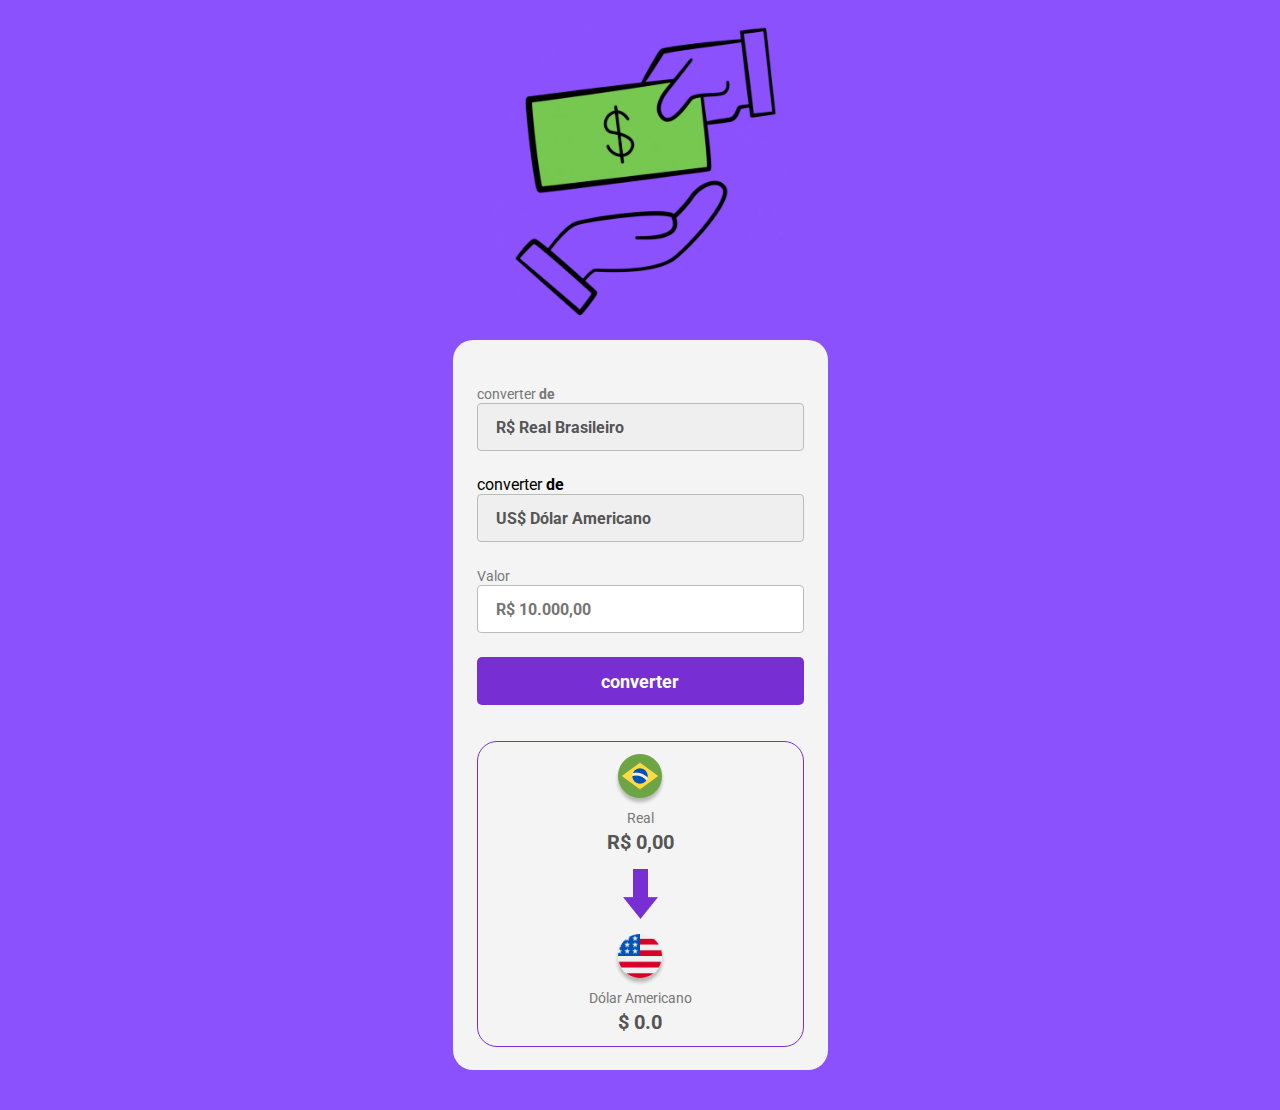
<file: index.html>
<!DOCTYPE html>
<html lang="pt-br">

<head>
    <meta charset="UTF-8">
    <meta name="viewport" content="width=device-width, initial-scale=1.0">
    <title>devclub - convert money</title>
    <link rel="preconnect" href="https://fonts.googleapis.com">
    <link rel="preconnect" href="https://fonts.gstatic.com" crossorigin>
    <link href="https://fonts.googleapis.com/css2?family=Roboto:wght@400;700&display=swap" rel="stylesheet">
    <link rel="stylesheet" href="./style.css">
    
</head>
<img class="logo" src="/assets/img/logo.gif" alt="logo-devclub-convert-money">
<main>
    <label >
        converter <b>de</b>
        <select >
            <option >R$ Real Brasileiro</option>
            <label >
        </select>
    </label>
    converter <b>de</b>
    <select class="currency-select">
        <option value="dolar" >US$ Dólar Americano</option>
        <option value="euro">€ Euro</option>
    </select>
    </label>
    <label >
        Valor
        <input class="input-currency" placeholder="R$ 10.000,00">
     </label>
     <button class="convert-button">converter</button>
     <section>
       
        <div class="currency-box">
       
            <img src="/assets/img/brasil 2.png" alt="Logo-moeda-a-converter">
            <p class="currency">Real</p>
            <p class="currency-value-to-convert">R$ 0,00</p>
       
        </div>
       
        <img class="arrow-img" src="/assets/img/Vector.png" alt="imagem seta">
       
        <div class="currency-box">
       
            <img class="currency-img" src="/assets/img/estados-unidos (1) 1.png" alt="Logo-moeda-convertida">
            <p class="currency"id="currency-name">Dólar Americano</p>
            <p class="currency-value">$ 0.0</p>
        </div>
     </section>
</main>

<body>

</body>
<script src="./script.js"></script>
</html>
</file>
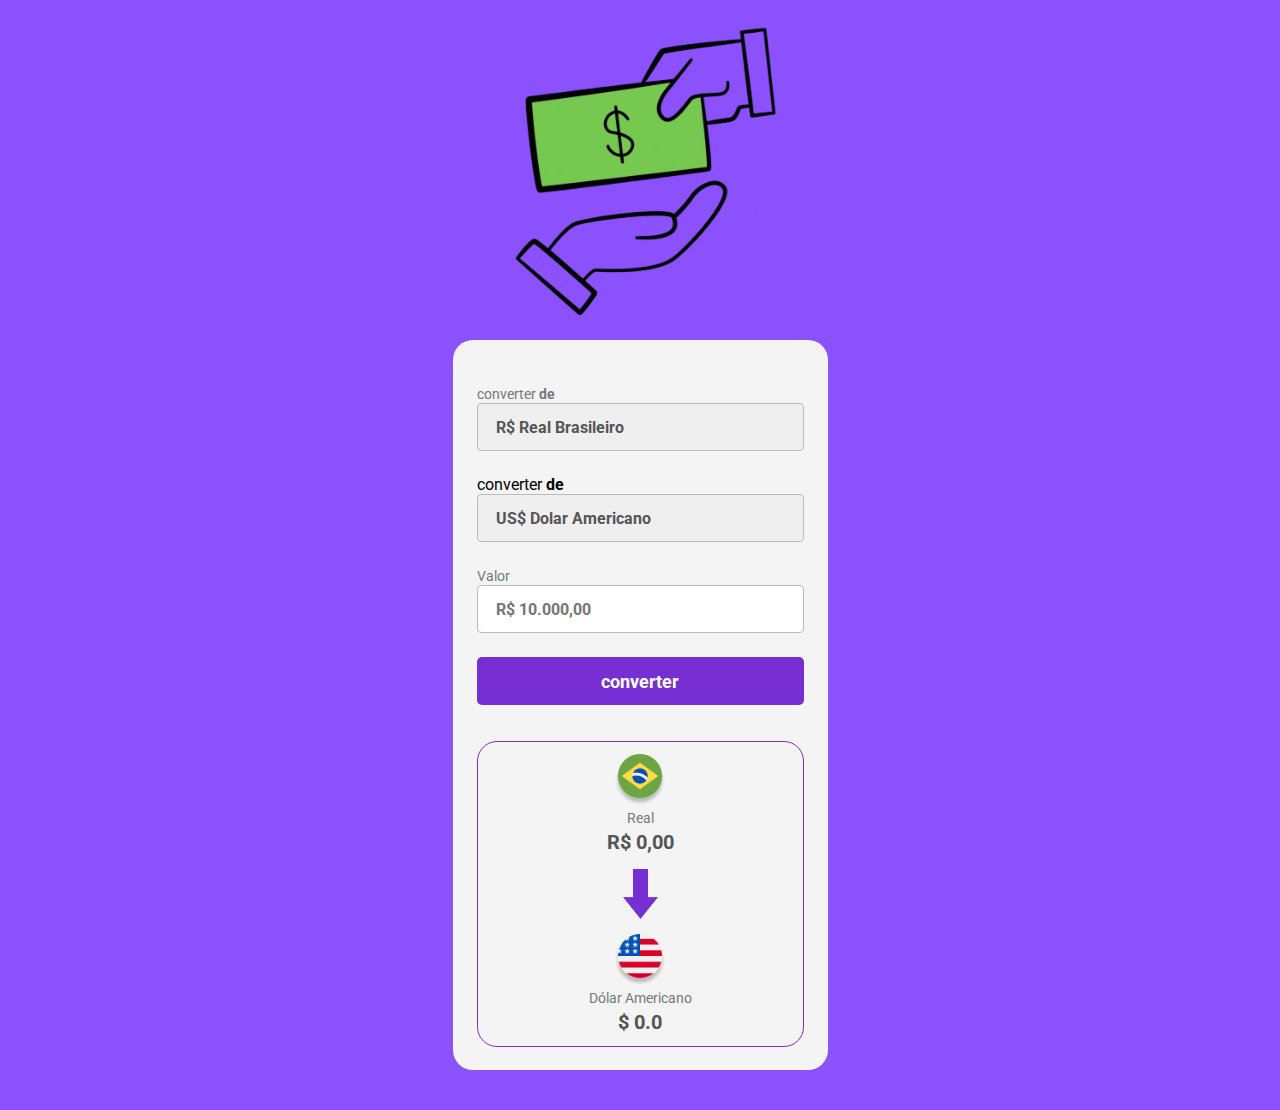
<file: assets/index.html>
<!DOCTYPE html>
<html lang="pt-br">

<head>
    <meta charset="UTF-8">
    <meta name="viewport" content="width=device-width, initial-scale=1.0">
    <title>devclub - convert money</title>
    <link rel="preconnect" href="https://fonts.googleapis.com">
    <link rel="preconnect" href="https://fonts.gstatic.com" crossorigin>
    <link href="https://fonts.googleapis.com/css2?family=Roboto:wght@400;700&display=swap" rel="stylesheet">
    <link rel="stylesheet" href="./style.css">
    
</head>
<img class="logo" src="/assets/img/logo.gif" alt="logo-devclub-convert-money">
<main>
    <label >
        converter <b>de</b>
        <select >
            <option >R$ Real Brasileiro</option>
            <label >
        </select>
    </label>
    converter <b>de</b>
    <select class="currency-select">
        <option value="dolar" >US$ Dolar Americano</option>
        <option value="euro">€ Euro</option>
    </select>
    </label>
    <label >
        Valor
        <input class="input-currency" placeholder="R$ 10.000,00">
     </label>
     <button class="convert-button">converter</button>
     <section>
       
        <div class="currency-box">
       
            <img src="/assets/img/brasil 2.png" alt="Logo-moeda-a-converter">
            <p class="currency">Real</p>
            <p class="currency-value-to-convert">R$ 0,00</p>
       
        </div>
       
        <img class="arrow-img" src="/assets/img/Vector.png" alt="imagem seta">
       
        <div class="currency-box">
       
            <img class="currency-img" src="/assets/img/estados-unidos (1) 1.png" alt="Logo-moeda-convertida">
            <p class="currency"id="currency-name">Dólar Americano</p>
            <p class="currency-value">$ 0.0</p>
        </div>
     </section>
</main>

<body>

</body>
<script src="/assets/script.js"></script>
</html>
</file>
<file: style.css>
* {
    font-family: 'Roboto', sans-serif;
    margin: 0;
    padding: 0;
    box-sizing: border-box;
    outline: none;
}

body {
    background-color: #8a51fc;
}

.logo {
    width: 300px;
    margin: 20px auto;
    display: block;
}

main {
    width: 375px;
    background: rgba(244, 244, 244, 1);
    border-radius: 20px;
    margin: 0 auto 40px;
    padding: 44px 24px 23px;
}

label {
    color: #777777;
    font-size: 14px;
    font-weight: 400;
}

select,
input {
    border: 1px solid #bbbbbb;
    border-radius: 4px;
    height: 48px;
    width: 100%;
    margin-bottom: 24px;
    appearance: none;
    padding-left: 18px;
    font-weight: 700;
    font-size: 16px;
    color: #555555;
    cursor: pointer;
}

button {
    width: 100%;
    background: rgba(119, 47, 211, 1);
    height: 48px;
    border-radius: 5px;
    border: none;
    color: #ffffff;
    font-size: 18px;
    font-weight: 700;
    cursor: pointer;
}

button:hover {
    opacity: 0.8;
}

button:active {
    opacity: 0.6;
}

section {
    border: 1px solid rgba(119, 47, 211, 1);
    border-radius: 20px;
    margin-top: 36px;
    padding: 12px;
    display: flex;
    flex-direction: column;
    align-items: center;
}
.arrow-img{
    margin: 15px 0;
}

.currency-box{
    display: flex;
    flex-direction: column;
    align-items: center;
    gap: 4px;
}
.currency{
color: #777777;
font-size: 14px;
}

.currency-value, .currency-value-to-convert{
color: #555555;
font-weight: 700;
font-size: 20px;
}
</file>
<file: assets/style.css>
* {
    font-family: 'Roboto', sans-serif;
    margin: 0;
    padding: 0;
    box-sizing: border-box;
    outline: none;
}

body {
    background-color: #8a51fc;
}

.logo {
    width: 300px;
    margin: 20px auto;
    display: block;
}

main {
    width: 375px;
    background: rgba(244, 244, 244, 1);
    border-radius: 20px;
    margin: 0 auto 40px;
    padding: 44px 24px 23px;
}

label {
    color: #777777;
    font-size: 14px;
    font-weight: 400;
}

select,
input {
    border: 1px solid #bbbbbb;
    border-radius: 4px;
    height: 48px;
    width: 100%;
    margin-bottom: 24px;
    appearance: none;
    padding-left: 18px;
    font-weight: 700;
    font-size: 16px;
    color: #555555;
    cursor: pointer;
}

button {
    width: 100%;
    background: rgba(119, 47, 211, 1);
    height: 48px;
    border-radius: 5px;
    border: none;
    color: #ffffff;
    font-size: 18px;
    font-weight: 700;
    cursor: pointer;
}

button:hover {
    opacity: 0.8;
}

button:active {
    opacity: 0.6;
}

section {
    border: 1px solid rgba(119, 47, 211, 1);
    border-radius: 20px;
    margin-top: 36px;
    padding: 12px;
    display: flex;
    flex-direction: column;
    align-items: center;
}
.arrow-img{
    margin: 15px 0;
}

.currency-box{
    display: flex;
    flex-direction: column;
    align-items: center;
    gap: 4px;
}
.currency{
color: #777777;
font-size: 14px;
}

.currency-value, .currency-value-to-convert{
color: #555555;
font-weight: 700;
font-size: 20px;
}
</file>
